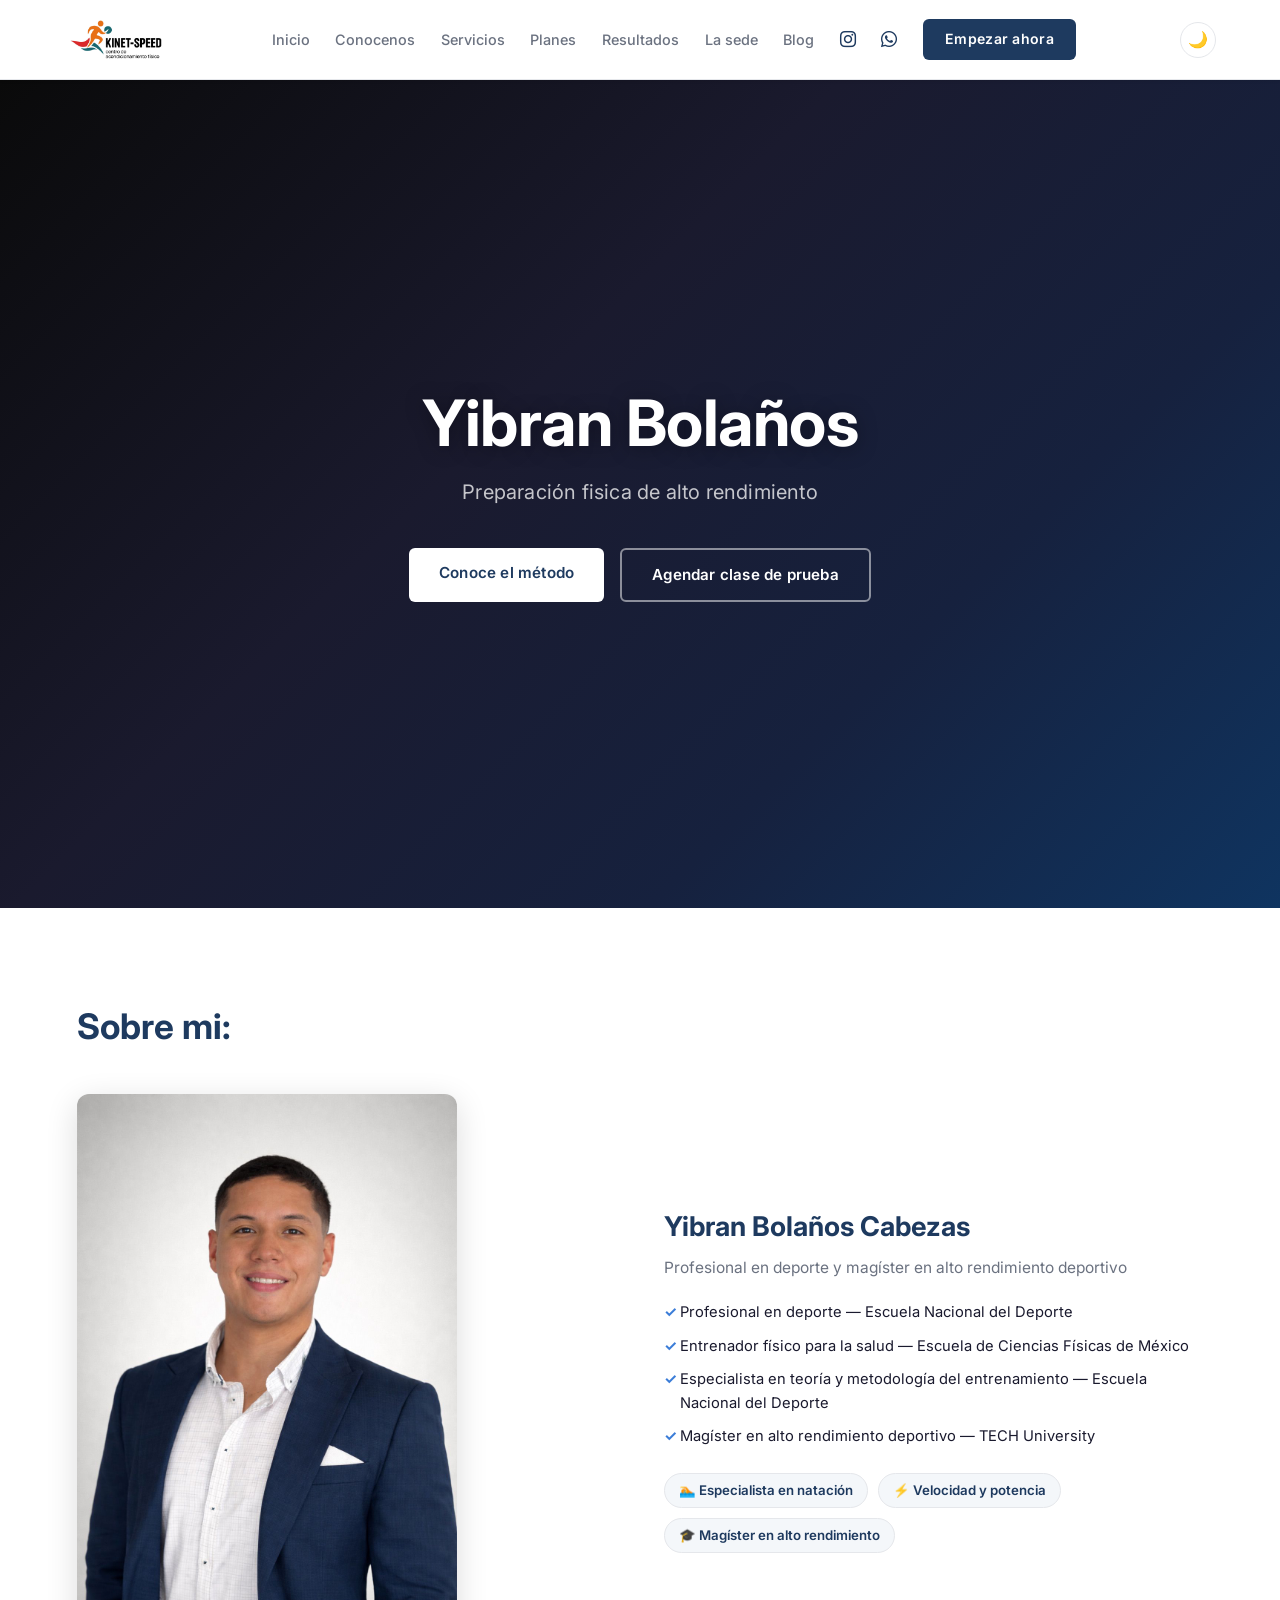
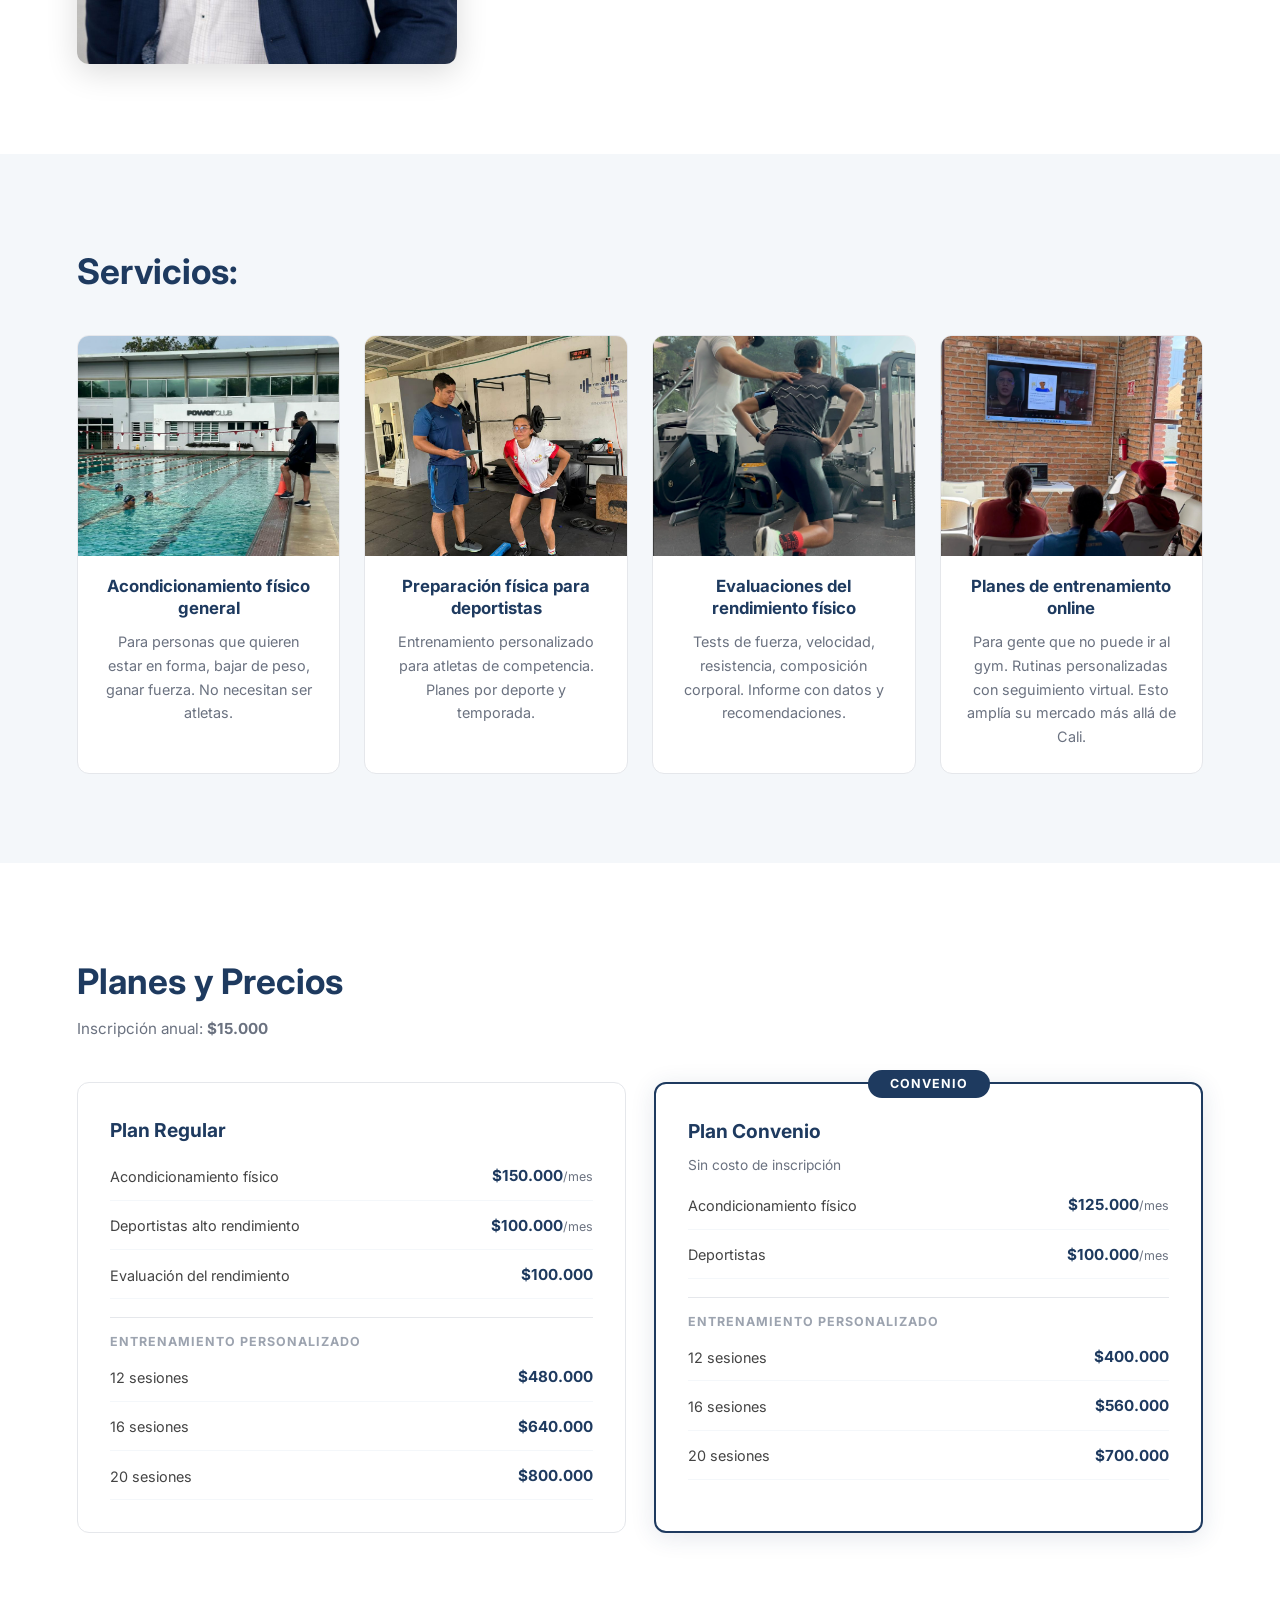
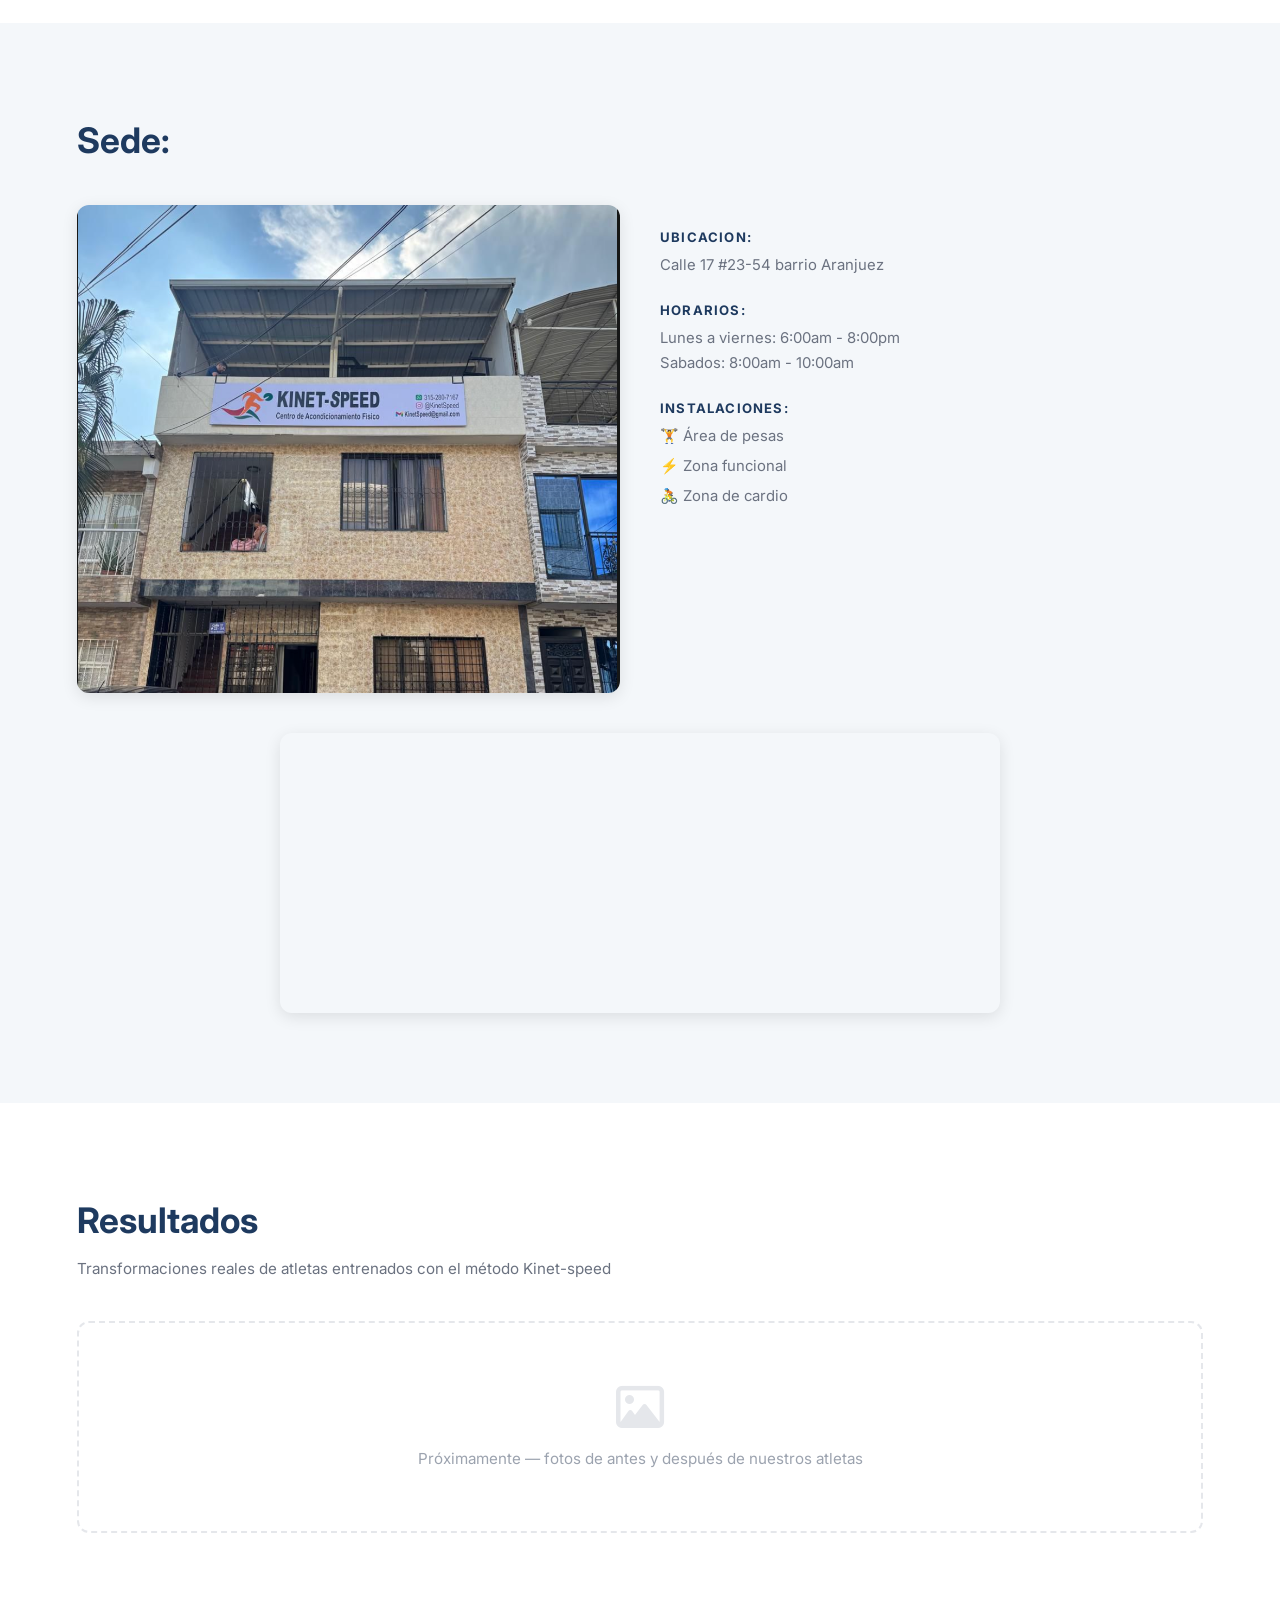
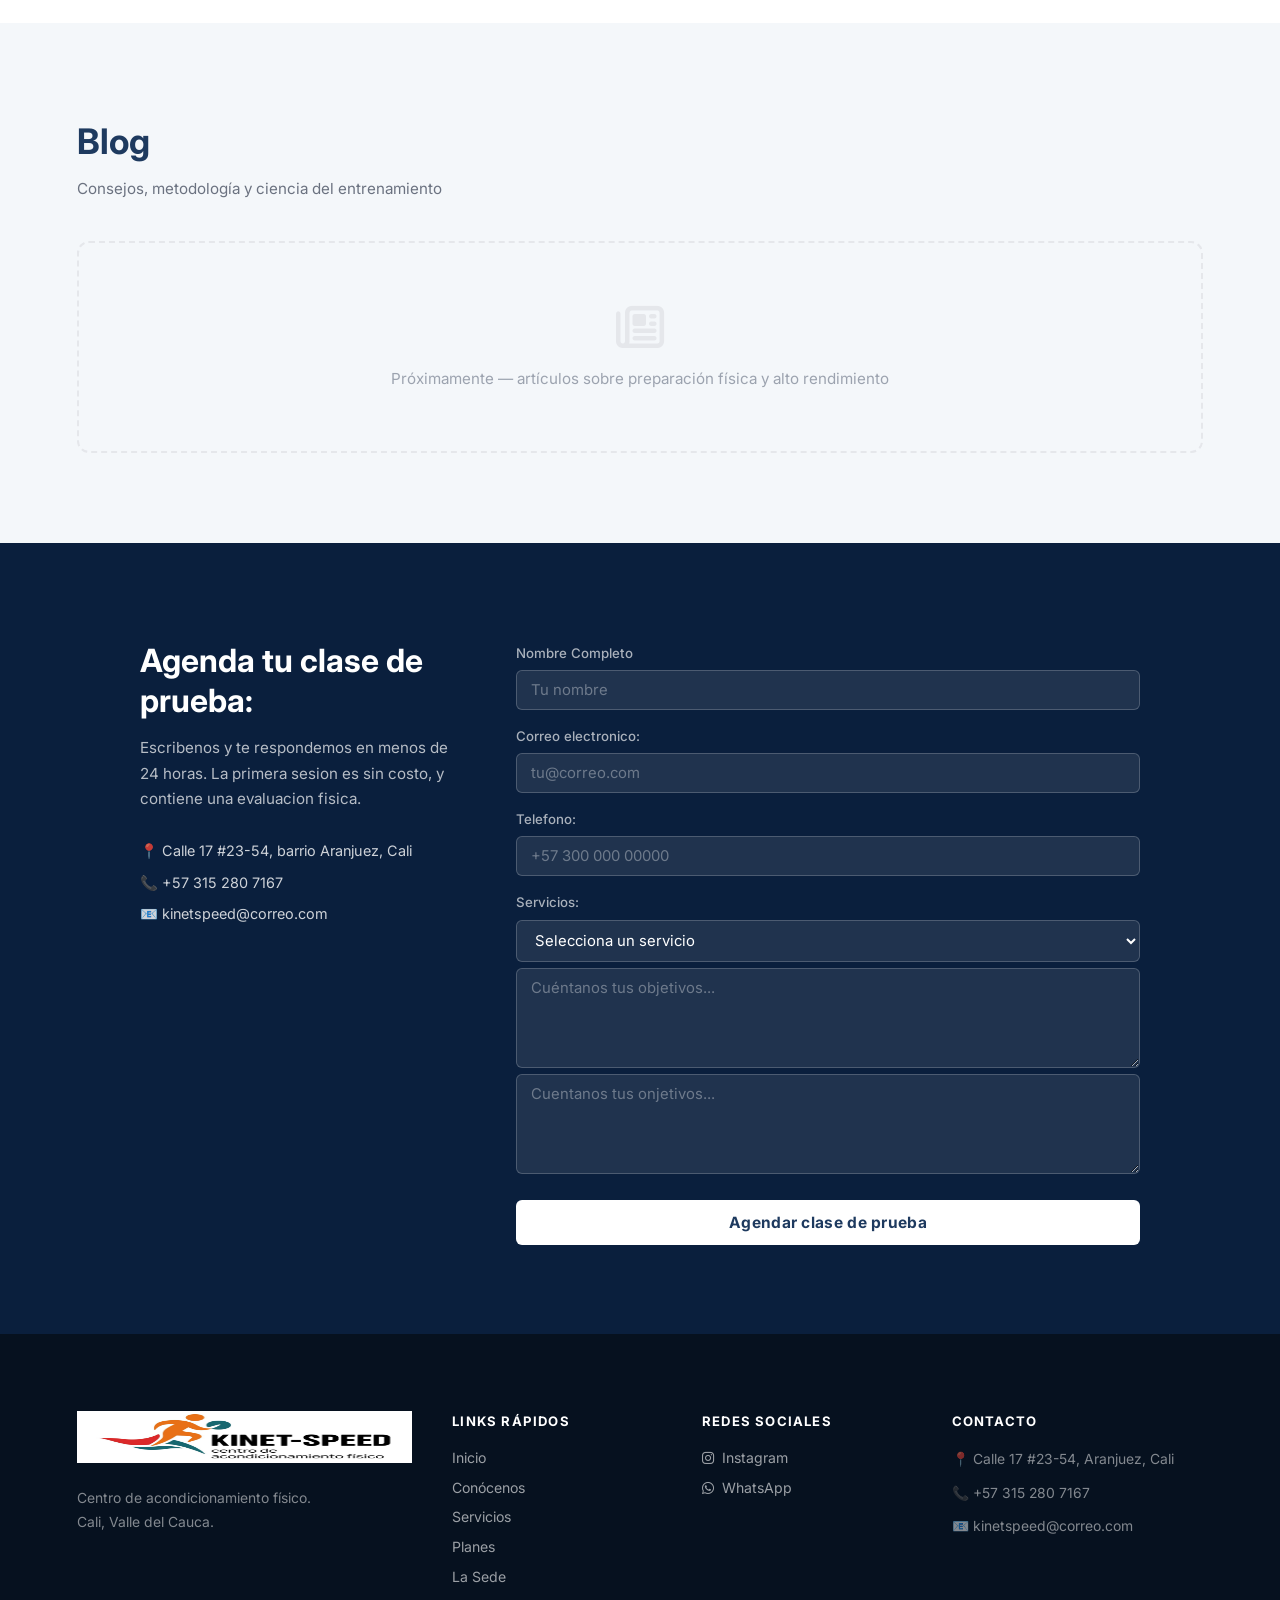
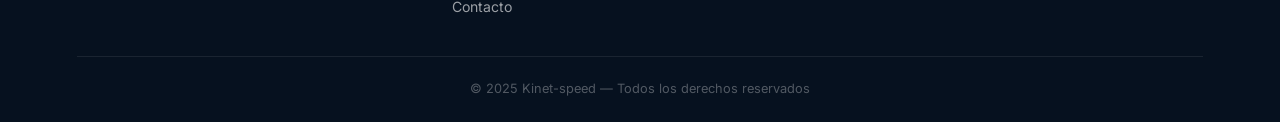
<file: index.html>
<!DOCTYPE html>
<html lang="es">
    <head>
        <meta charset="UTF-8"/>
        <meta name="viewport" content="width=device-width, initial-scale=1.0"/>
        <title>PaginaYibranGym</title>
        <link rel="stylesheet" href="cssYibran.css"/>
       <link rel="stylesheet" href="https://cdnjs.cloudflare.com/ajax/libs/font-awesome/6.5.0/css/all.min.css"/>
 
    </head>
    <body>
        <header>
            <a href="#inicio"><img src="logoKinet.png" alt="logo-kinet" class="logo"></a>
            <nav>
                <a href="#inicio">Inicio</a>
                <a href="#conocenos">Conocenos</a>
                <a href="#servicios">Servicios</a>
                <a href="#planes">Planes</a>
                <a href="#resultados">Resultados</a>
                <a href="#sede">La sede</a>
                <a href="#blog">Blog</a>
                <a href="https://www.instagram.com/yibran_b/" target="_blank" class="nav-social">
                    <i class="fa-brands fa-instagram"></i>
                </a>
                <a href="https://wa.me/573152807167" target="_blank" class="nav-social">
                    <i class="fa-brands fa-whatsapp"></i>
                </a>
                <a href="#contacto" class="btn-cta">Empezar ahora</a>
            </nav>
            <button id="btn-dark">🌙</button>
            <button id="menu-btn">☰</button>

        </header>
        <main>
            <section id="inicio">
                <div class="hero-contenido">
                    <h1>Yibran Bolaños</h1>
                    <p>Preparación fisica de alto rendimiento</p>

                    <div class="hero-botones">
                        <a href="#conocenos">Conoce el método</a>
                        <a href="#contacto">Agendar clase de prueba</a>
                    </div>
                </div>
            </section>

            <section id="conocenos">
                <h1>Sobre mi: </h1>
                <div class="contenedor-sbrmi">
                    <div class="tarjeta-sbrmi">
                        <img src="yibranPortf.jpeg" alt="Yibran Bolaños - Preparador físico">
                    </div>
                    <div class="tarjeta-sbrmi">
                        <h2>Yibran Bolaños Cabezas</h2>
                        <p>Profesional en deporte y magíster en alto rendimiento deportivo</p>
                        <ul>
                            <li>Profesional en deporte — Escuela Nacional del Deporte</li>
                            <li>Entrenador físico para la salud — Escuela de Ciencias Físicas de México</li>
                            <li>Especialista en teoría y metodología del entrenamiento — Escuela Nacional del Deporte</li>
                            <li>Magíster en alto rendimiento deportivo — TECH University</li>
                        </ul>
                        <div class="badges">
                            <span class="badge">🏊 Especialista en natación</span>
                            <span class="badge">⚡ Velocidad y potencia</span>
                            <span class="badge">🎓 Magíster en alto rendimiento</span>
                        </div>

                    </div>
                </div>
            </section>

            <section id="servicios">
                <h2>Servicios: </h2>
                <div class="cont-servicios">
                    <div class="tarj-servicios"> 
                        <img src="natacionPanama.png" alt="entrenamiento">
                        <h3>Acondicionamiento físico general </h3>
                        <p>Para personas que quieren estar en forma, bajar de peso, ganar fuerza. No necesitan ser atletas.</p>
                        <i class="fa-solid fa-dumbbell"></i>
                    </div>
                    <div class="tarj-servicios"> 
                        <img src="pruebaFisica.jpeg" alt="entrenamiento">
                        <h3>Preparación física para deportistas </h3>
                        <p>Entrenamiento personalizado para atletas de competencia. Planes por deporte y temporada.</p>
                        <i class="fa-solid fa-person-swimming"></i>
                    </div>
                    <div class="tarj-servicios"> 
                        <img src="pruebaFisica2.png" alt="prueba fisica">
                        <h3>Evaluaciones del rendimiento físico</h3>
                        <p>Tests de fuerza, velocidad, resistencia, composición corporal. Informe con datos y recomendaciones.</p>
                        <i class="fa-solid fa-bolt"></i>
                    </div>
                    <div class="tarj-servicios"> 
                        <img src="virtual.png" alt="Entrenamiento online personalizado">
                        <h3>Planes de entrenamiento online</h3>
                        <p>Para gente que no puede ir al gym. Rutinas personalizadas con seguimiento virtual. Esto amplía su mercado más allá de Cali.</p>
                        <i class="fa-solid fa-chart-line"></i>
                    </div>
                </div>
            </section>

            <section id="planes">
                <h2>Planes y Precios</h2>
                <p class="planes-subtitulo">Inscripción anual: <strong>$15.000</strong></p>

                <div class="planes-grid">
                    <div class="plan-col">
                        <h3>Plan Regular</h3>
                        <div class="plan-tarjeta">
                            <span class="plan-nombre">Acondicionamiento físico</span>
                            <span class="plan-precio">$150.000<small>/mes</small></span>
                        </div>
                        <div class="plan-tarjeta">
                            <span class="plan-nombre">Deportistas alto rendimiento</span>
                            <span class="plan-precio">$100.000<small>/mes</small></span>
                        </div>
                        <div class="plan-tarjeta">
                            <span class="plan-nombre">Evaluación del rendimiento</span>
                            <span class="plan-precio">$100.000</span>
                        </div>
                        <h4>Entrenamiento personalizado</h4>
                        <div class="plan-tarjeta">
                            <span class="plan-nombre">12 sesiones</span>
                            <span class="plan-precio">$480.000</span>
                        </div>
                        <div class="plan-tarjeta">
                            <span class="plan-nombre">16 sesiones</span>
                            <span class="plan-precio">$640.000</span>
                        </div>
                        <div class="plan-tarjeta">
                            <span class="plan-nombre">20 sesiones</span>
                            <span class="plan-precio">$800.000</span>
                        </div>
                    </div>

                    <div class="plan-col plan-col--destacado">
                        <div class="plan-badge-convenio">Convenio</div>
                        <h3>Plan Convenio</h3>
                        <p class="plan-desc">Sin costo de inscripción</p>
                        <div class="plan-tarjeta">
                            <span class="plan-nombre">Acondicionamiento físico</span>
                            <span class="plan-precio">$125.000<small>/mes</small></span>
                        </div>
                        <div class="plan-tarjeta">
                            <span class="plan-nombre">Deportistas</span>
                            <span class="plan-precio">$100.000<small>/mes</small></span>
                        </div>
                        <h4>Entrenamiento personalizado</h4>
                        <div class="plan-tarjeta">
                            <span class="plan-nombre">12 sesiones</span>
                            <span class="plan-precio">$400.000</span>
                        </div>
                        <div class="plan-tarjeta">
                            <span class="plan-nombre">16 sesiones</span>
                            <span class="plan-precio">$560.000</span>
                        </div>
                        <div class="plan-tarjeta">
                            <span class="plan-nombre">20 sesiones</span>
                            <span class="plan-precio">$700.000</span>
                        </div>
                    </div>
                </div>
            </section>
            <section id="sede">
                <h2>Sede: </h2>
                <div class="sede-cont">
                    <div class="sede-tarj">
                        <img src="sedeFoto.png" alt="foto-sede">
                    </div>
                    <div class="sede-tarj">
                        <h3>Ubicacion: </h3>
                        <p>Calle 17 #23-54 barrio Aranjuez</p>

                        <h3>Horarios: </h3>
                        <p>Lunes a viernes: 6:00am - 8:00pm</p>
                        <p>Sabados: 8:00am - 10:00am</p>

                        <h3>Instalaciones: </h3>
                        <ul>
                            <li>🏋️ Área de pesas</li>
                            <li>⚡ Zona funcional</li>
                            <li>🚴 Zona de cardio</li>
                        </ul>

                    </div>
                </div>
                <div class="sede-mapa">
                        <iframe 
                            src="https://www.google.com/maps/embed?pb=!1m18!1m12!1m3!1d3982.648826365183!2d-76.52611062487449!3d3.4353451513263997!2m3!1f0!2f0!3f0!3m2!1i1024!2i768!4f13.1!3m3!1m2!1s0x8e30a6f2ee283ab5%3A0x8ec66214711efe06!2sCl.%2017%20%2323-54%2C%20Cali%2C%20Valle%20del%20Cauca!5e0!3m2!1sen!2sco!4v1777900261958!5m2!1sen!2sco"
                            width="100%"
                            height="350"
                            style="border:0;"
                            allowfullscreen
                            loading="lazy"
                            referrerpolicy="no-referrer-when-downgrade">
                        </iframe>
                    </div>
            </section>





            <section id="resultados">
                <h2>Resultados</h2>
                <p class="planes-subtitulo">Transformaciones reales de atletas entrenados con el método Kinet-speed</p>
                <div class="resultados-placeholder">
                    <i class="fa-regular fa-image"></i>
                    <p>Próximamente — fotos de antes y después de nuestros atletas</p>
                </div>
            </section>

            <section id="blog">
                <h2>Blog</h2>
                <p class="planes-subtitulo">Consejos, metodología y ciencia del entrenamiento</p>
                <div class="resultados-placeholder">
                    <i class="fa-regular fa-newspaper"></i>
                    <p>Próximamente — artículos sobre preparación física y alto rendimiento</p>
                </div>
            </section>

            <section id="contacto">
                <div class="contacto-cont">
                    <div class="contacto-info">
                        <h2>Agenda tu clase de prueba: </h2>
                        <p>Escribenos y te respondemos en menos de 24 horas. 
                            La primera sesion es sin costo, y contiene una evaluacion fisica.
                        </p>
                        <ul class="contacto-datos">
                            <li>📍 Calle 17 #23-54, barrio Aranjuez, Cali</li>
                            <li>📞 +57 315 280 7167</li>
                            <li>📧 kinetspeed@correo.com</li>
                        </ul>
                    </div>

                    <form class="contacto-form">
                        <label for="c-nombre">Nombre Completo</label>
                        <input type="text" id="c-nombre"  name="nombre" placeholder="Tu nombre" required>

                        <label for="c-correo">Correo electronico: </label>
                        <input type="email" id="c-correo" name="correo" placeholder="tu@correo.com" required>

                        <label for="c-tel">Telefono: </label>
                        <input type="tel" id="c-tel" name="telefono" placeholder="+57 300 000 00000">
                        
                        <label for="c-servicio">Servicios: </label>
                        <select id="c-servicio" name="servicio">
                            <option value="">Selecciona un servicio</option>
                            <option value="acondicionamiento">Acondicionamiento fisico</option>
                            <option value="deportista">Preparacion para deportistas</option>
                            <option value="evaluacion">Evaluacion fisica</option>
                            <option value="online">Entrenamiento online</option>
                        </select>

                        <textarea id="c-mensaje" name="mensaje" rows="4" placeholder="Cuéntanos tus objetivos..."></textarea>
                        <textarea id="c-mensaje" name="mensaje" rows="4" placeholder="Cuentanos tus onjetivos..."></textarea>

                        <button type="submit">Agendar clase de prueba</button>
                    </form>
                </div>
            </section>
        </main>

        <footer>
            <div class="footer-cont">
                <div class="footer-col">
                    <img src="logoKinet.png" alt="Kinet-speed" class="footer-logo">
                    <p>Centro de acondicionamiento físico.<br>Cali, Valle del Cauca.</p>
                </div>

                <div class="footer-col">
                    <h4>Links rápidos</h4>
                    <a href="#inicio">Inicio</a>
                    <a href="#conocenos">Conócenos</a>
                    <a href="#servicios">Servicios</a>
                    <a href="#planes">Planes</a>
                    <a href="#sede">La Sede</a>
                    <a href="#contacto">Contacto</a>
                </div>

                <div class="footer-col">
                    <h4>Redes sociales</h4>
                    <a href="https://www.instagram.com/yibran_b/" target="_blank">
                        <i class="fa-brands fa-instagram"></i> Instagram
                    </a>
                    <a href="https://wa.me/573152807167" target="_blank">
                        <i class="fa-brands fa-whatsapp"></i> WhatsApp
                    </a>
                </div>

                <div class="footer-col">
                    <h4>Contacto</h4>
                    <p>📍 Calle 17 #23-54, Aranjuez, Cali</p>
                    <p>📞 +57 315 280 7167</p>
                    <p>📧 kinetspeed@correo.com</p>
                </div>
            </div>
            <div class="footer-copy">
                <p>© 2025 Kinet-speed — Todos los derechos reservados</p>
            </div>
        </footer>
        <script src="yibranJs.js"></script>
    </body>
</html>
</file>
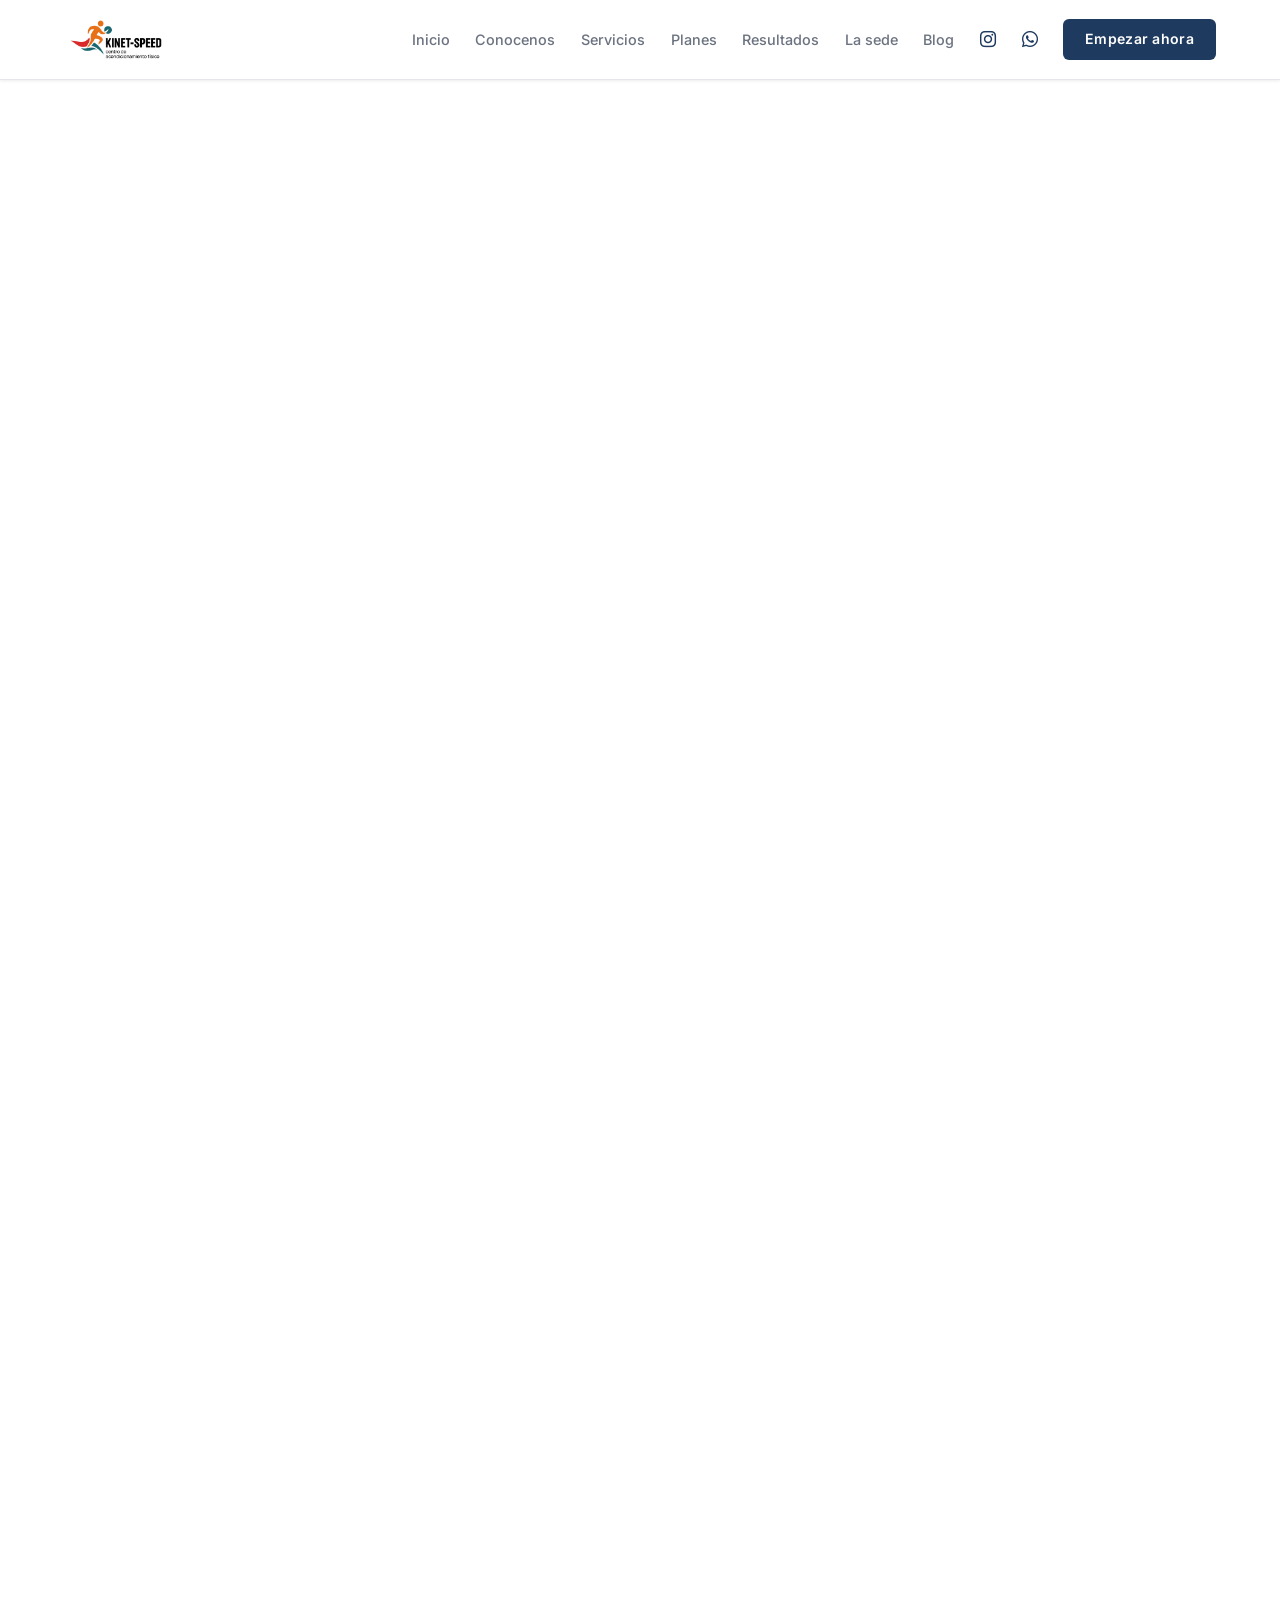
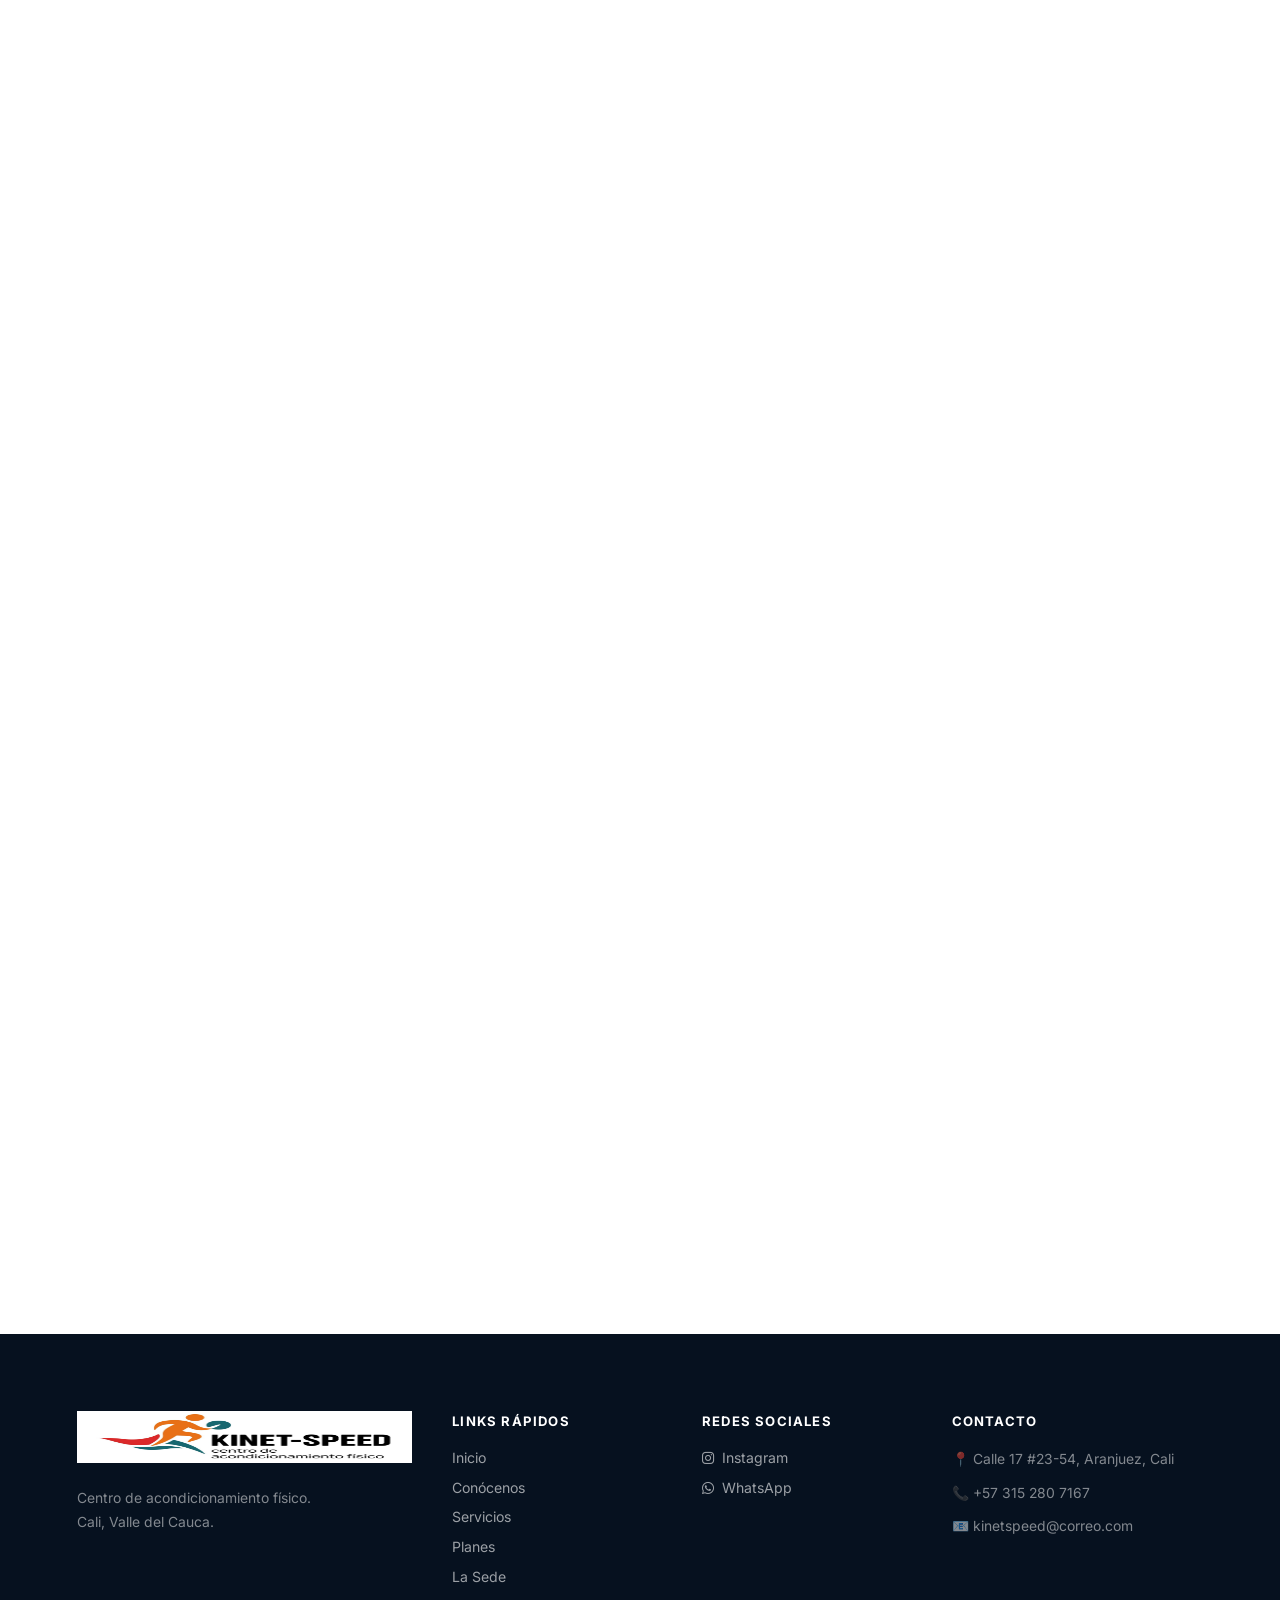
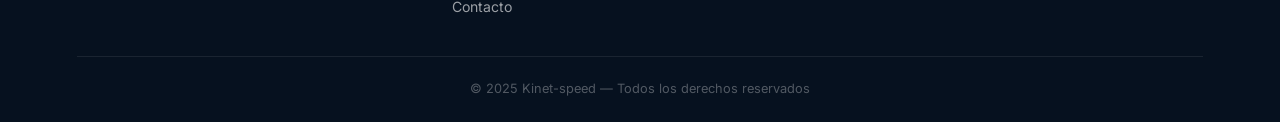
<file: yibran.html>
<!DOCTYPE html>
<html lang="es">
    <head>
        <meta charset="UTF-8"/>
        <meta name="viewport" content="width=device-width, initial-scale=1.0"/>
        <title>PaginaYibranGym</title>
        <link rel="stylesheet" href="cssYibran.css"/>
       <link rel="stylesheet" href="https://cdnjs.cloudflare.com/ajax/libs/font-awesome/6.5.0/css/all.min.css"/>
 
    </head>
    <body>
        <header>
            <a href="#inicio"><img src="logoKinet.png" alt="logo-kinet" class="logo"></a>
            <nav>
                <a href="#inicio">Inicio</a>
                <a href="#conocenos">Conocenos</a>
                <a href="#servicios">Servicios</a>
                <a href="#planes">Planes</a>
                <a href="#resultados">Resultados</a>
                <a href="#sede">La sede</a>
                <a href="#blog">Blog</a>
                <a href="https://www.instagram.com/yibran_b/" target="_blank" class="nav-social">
                    <i class="fa-brands fa-instagram"></i>
                </a>
                <a href="https://wa.me/573152807167" target="_blank" class="nav-social">
                    <i class="fa-brands fa-whatsapp"></i>
                </a>
                <a href="#contacto" class="btn-cta">Empezar ahora</a>
            </nav>
        </header>
        <main>
            <section id="inicio">
                <div class="hero-contenido">
                    <h1>Yibran Bolaños</h1>
                    <p>Preparación fisica de alto rendimiento</p>

                    <div class="hero-botones">
                        <a href="#conocenos">Conoce el método</a>
                        <a href="#contacto">Agendar clase de prueba</a>
                    </div>
                </div>
            </section>

            <section id="conocenos">
                <h1>Sobre mi: </h1>
                <div class="contenedor-sbrmi">
                    <div class="tarjeta-sbrmi">
                        <img src="yibranPortf.jpeg" alt="Yibran Bolaños - Preparador físico">
                    </div>
                    <div class="tarjeta-sbrmi">
                        <h2>Yibran Bolaños Cabezas</h2>
                        <p>Profesional en deporte y magíster en alto rendimiento deportivo</p>
                        <ul>
                            <li>Profesional en deporte — Escuela Nacional del Deporte</li>
                            <li>Entrenador físico para la salud — Escuela de Ciencias Físicas de México</li>
                            <li>Especialista en teoría y metodología del entrenamiento — Escuela Nacional del Deporte</li>
                            <li>Magíster en alto rendimiento deportivo — TECH University</li>
                        </ul>
                        <div class="badges">
                            <span class="badge">🏊 Especialista en natación</span>
                            <span class="badge">⚡ Velocidad y potencia</span>
                            <span class="badge">🎓 Magíster en alto rendimiento</span>
                        </div>

                    </div>
                </div>
            </section>

            <section id="servicios">
                <h2>Servicios: </h2>
                <div class="cont-servicios">
                    <div class="tarj-servicios"> 
                        <img src="natacionPanama.png" alt="entrenamiento">
                        <h3>Acondicionamiento físico general </h3>
                        <p>Para personas que quieren estar en forma, bajar de peso, ganar fuerza. No necesitan ser atletas.</p>
                        <i class="fa-solid fa-dumbbell"></i>
                    </div>
                    <div class="tarj-servicios"> 
                        <img src="pruebaFisica.jpeg" alt="entrenamiento">
                        <h3>Preparación física para deportistas </h3>
                        <p>Entrenamiento personalizado para atletas de competencia. Planes por deporte y temporada.</p>
                        <i class="fa-solid fa-person-swimming"></i>
                    </div>
                    <div class="tarj-servicios"> 
                        <img src="pruebaFisica2.png" alt="prueba fisica">
                        <h3>Evaluaciones del rendimiento físico</h3>
                        <p>Tests de fuerza, velocidad, resistencia, composición corporal. Informe con datos y recomendaciones.</p>
                        <i class="fa-solid fa-bolt"></i>
                    </div>
                    <div class="tarj-servicios"> 
                        <img src="virtual.png" alt="Entrenamiento online personalizado">
                        <h3>Planes de entrenamiento online</h3>
                        <p>Para gente que no puede ir al gym. Rutinas personalizadas con seguimiento virtual. Esto amplía su mercado más allá de Cali.</p>
                        <i class="fa-solid fa-chart-line"></i>
                    </div>
                </div>
            </section>

            <section id="planes">
                <h2>Planes y Precios</h2>
                <p class="planes-subtitulo">Inscripción anual: <strong>$15.000</strong></p>

                <div class="planes-grid">
                    <div class="plan-col">
                        <h3>Plan Regular</h3>
                        <div class="plan-tarjeta">
                            <span class="plan-nombre">Acondicionamiento físico</span>
                            <span class="plan-precio">$150.000<small>/mes</small></span>
                        </div>
                        <div class="plan-tarjeta">
                            <span class="plan-nombre">Deportistas alto rendimiento</span>
                            <span class="plan-precio">$100.000<small>/mes</small></span>
                        </div>
                        <div class="plan-tarjeta">
                            <span class="plan-nombre">Evaluación del rendimiento</span>
                            <span class="plan-precio">$100.000</span>
                        </div>
                        <h4>Entrenamiento personalizado</h4>
                        <div class="plan-tarjeta">
                            <span class="plan-nombre">12 sesiones</span>
                            <span class="plan-precio">$480.000</span>
                        </div>
                        <div class="plan-tarjeta">
                            <span class="plan-nombre">16 sesiones</span>
                            <span class="plan-precio">$640.000</span>
                        </div>
                        <div class="plan-tarjeta">
                            <span class="plan-nombre">20 sesiones</span>
                            <span class="plan-precio">$800.000</span>
                        </div>
                    </div>

                    <div class="plan-col plan-col--destacado">
                        <div class="plan-badge-convenio">Convenio</div>
                        <h3>Plan Convenio</h3>
                        <p class="plan-desc">Sin costo de inscripción</p>
                        <div class="plan-tarjeta">
                            <span class="plan-nombre">Acondicionamiento físico</span>
                            <span class="plan-precio">$125.000<small>/mes</small></span>
                        </div>
                        <div class="plan-tarjeta">
                            <span class="plan-nombre">Deportistas</span>
                            <span class="plan-precio">$100.000<small>/mes</small></span>
                        </div>
                        <h4>Entrenamiento personalizado</h4>
                        <div class="plan-tarjeta">
                            <span class="plan-nombre">12 sesiones</span>
                            <span class="plan-precio">$400.000</span>
                        </div>
                        <div class="plan-tarjeta">
                            <span class="plan-nombre">16 sesiones</span>
                            <span class="plan-precio">$560.000</span>
                        </div>
                        <div class="plan-tarjeta">
                            <span class="plan-nombre">20 sesiones</span>
                            <span class="plan-precio">$700.000</span>
                        </div>
                    </div>
                </div>
            </section>
            <section id="sede">
                <h2>Sede: </h2>
                <div class="sede-cont">
                    <div class="sede-tarj">
                        <img src="sedeFoto.png" alt="foto-sede">
                    </div>
                    <div class="sede-tarj">
                        <h3>Ubicacion: </h3>
                        <p>Calle 17 #23-54 barrio Aranjuez</p>

                        <h3>Horarios: </h3>
                        <p>Lunes a viernes: 6:00am - 8:00pm</p>
                        <p>Sabados: 8:00am - 10:00am</p>

                        <h3>Instalaciones: </h3>
                        <ul>
                            <li>🏋️ Área de pesas</li>
                            <li>⚡ Zona funcional</li>
                            <li>🚴 Zona de cardio</li>
                        </ul>

                    </div>
                </div>
                <div class="sede-mapa">
                        <iframe 
                            src="https://www.google.com/maps/embed?pb=!1m18!1m12!1m3!1d3982.648826365183!2d-76.52611062487449!3d3.4353451513263997!2m3!1f0!2f0!3f0!3m2!1i1024!2i768!4f13.1!3m3!1m2!1s0x8e30a6f2ee283ab5%3A0x8ec66214711efe06!2sCl.%2017%20%2323-54%2C%20Cali%2C%20Valle%20del%20Cauca!5e0!3m2!1sen!2sco!4v1777900261958!5m2!1sen!2sco"
                            width="100%"
                            height="350"
                            style="border:0;"
                            allowfullscreen
                            loading="lazy"
                            referrerpolicy="no-referrer-when-downgrade">
                        </iframe>
                    </div>
            </section>





            <section id="resultados">
                <h2>Resultados</h2>
                <p class="planes-subtitulo">Transformaciones reales de atletas entrenados con el método Kinet-speed</p>
                <div class="resultados-placeholder">
                    <i class="fa-regular fa-image"></i>
                    <p>Próximamente — fotos de antes y después de nuestros atletas</p>
                </div>
            </section>

            <section id="blog">
                <h2>Blog</h2>
                <p class="planes-subtitulo">Consejos, metodología y ciencia del entrenamiento</p>
                <div class="resultados-placeholder">
                    <i class="fa-regular fa-newspaper"></i>
                    <p>Próximamente — artículos sobre preparación física y alto rendimiento</p>
                </div>
            </section>

            <section id="contacto">
                <div class="contacto-cont">
                    <div class="contacto-info">
                        <h2>Agenda tu clase de prueba: </h2>
                        <p>Escribenos y te respondemos en menos de 24 horas. 
                            La primera sesion es sin costo, y contiene una evaluacion fisica.
                        </p>
                        <ul class="contacto-datos">
                            <li>📍 Calle 17 #23-54, barrio Aranjuez, Cali</li>
                            <li>📞 +57 300 000 0000</li>
                            <li>📧 kinetspeed@correo.com</li>
                        </ul>
                    </div>

                    <form class="contacto-form">
                        <label for="c-nombre">Nombre Completo</label>
                        <input type="text" id="c-nombre"  name="nombre" placeholder="Tu nombre" required>

                        <label for="c-correo">Correo electronico: </label>
                        <input type="email" id="c-correo" name="correo" placeholder="tu@correo.com" required>

                        <label for="c-tel">Telefono: </label>
                        <input type="tel" id="c-tel" name="telefono" placeholder="+57 300 000 00000">
                        
                        <label for="c-servicio">Servicios: </label>
                        <select id="c-servicio" name="servicio">
                            <option value="">Selecciona un servicio</option>
                            <option value="acondicionamiento">Acondicionamiento fisico</option>
                            <option value="deportista">Preparacion para deportistas</option>
                            <option value="evaluacion">Evaluacion fisica</option>
                            <option value="online">Entrenamiento online</option>
                        </select>

                        <textarea id="c-mensaje" name="mensaje" rows="4" placeholder="Cuéntanos tus objetivos..."></textarea>
                        <textarea id="c-mensaje" name="mensaje" rows="4" placeholder="Cuentanos tus onjetivos..."></textarea>

                        <button type="submit">Agendar clase de prueba</button>
                    </form>
                </div>
            </section>
        </main>

        <footer>
            <div class="footer-cont">
                <div class="footer-col">
                    <img src="logoKinet.png" alt="Kinet-speed" class="footer-logo">
                    <p>Centro de acondicionamiento físico.<br>Cali, Valle del Cauca.</p>
                </div>

                <div class="footer-col">
                    <h4>Links rápidos</h4>
                    <a href="#inicio">Inicio</a>
                    <a href="#conocenos">Conócenos</a>
                    <a href="#servicios">Servicios</a>
                    <a href="#planes">Planes</a>
                    <a href="#sede">La Sede</a>
                    <a href="#contacto">Contacto</a>
                </div>

                <div class="footer-col">
                    <h4>Redes sociales</h4>
                    <a href="https://www.instagram.com/yibran_b/" target="_blank">
                        <i class="fa-brands fa-instagram"></i> Instagram
                    </a>
                    <a href="https://wa.me/573152807167" target="_blank">
                        <i class="fa-brands fa-whatsapp"></i> WhatsApp
                    </a>
                </div>

                <div class="footer-col">
                    <h4>Contacto</h4>
                    <p>📍 Calle 17 #23-54, Aranjuez, Cali</p>
                    <p>📞 +57 315 280 7167</p>
                    <p>📧 kinetspeed@correo.com</p>
                </div>
            </div>
            <div class="footer-copy">
                <p>© 2025 Kinet-speed — Todos los derechos reservados</p>
            </div>
        </footer>
    </body>
</html>
</file>
<file: cssYibran.css>
@import url('https://fonts.googleapis.com/css2?family=Inter:wght@400;500;600;700&display=swap');

/* ===== VARIABLES ===== */
:root {
    --color-primary:       #1e3a5f;
    --color-primary-hover: #2a5080;
    --color-primary-dark:  #0a1f3d;
    --color-accent:        #3b7dd8;

    --color-bg:            #ffffff;
    --color-bg-alt:        #f4f7fa;
    --color-bg-dark:       #0a1f3d;

    --color-text:          #1a1a2e;
    --color-text-light:    #6b7280;
    --color-text-muted:    #9ca3af;

    --color-border:        #e5e7eb;
    --color-border-dark:   rgba(255,255,255,0.1);

    --shadow-sm:           0 1px 3px rgba(0,0,0,0.08);
    --shadow-md:           0 4px 16px rgba(0,0,0,0.10);
    --shadow-lg:           0 8px 32px rgba(0,0,0,0.14);

    --radius-sm:           6px;
    --radius-md:           12px;
    --radius-lg:           20px;

    --transition:          0.3s ease;

    --section-pad:         clamp(3rem, 7vw, 6rem) clamp(1.5rem, 6vw, 5rem);
    --header-h:            80px;
}

/* ===== RESET ===== */
*, *::before, *::after {
    padding: 0;
    margin: 0;
    box-sizing: border-box;
}

html {
    scroll-behavior: smooth;
    scroll-padding-top: var(--header-h);
}

body {
    font-family: 'Inter', sans-serif;
    color: var(--color-text);
    background-color: var(--color-bg);
    line-height: 1.6;
    -webkit-font-smoothing: antialiased;
}

img {
    display: block;
    max-width: 100%;
    height: auto;
}

a {
    text-decoration: none;
}

/* ===== HEADER ===== */
header {
    position: sticky;
    top: 0;
    z-index: 100;
    height: var(--header-h);
    display: flex;
    align-items: center;
    justify-content: space-between;
    padding: 0 clamp(1.5rem, 5vw, 4rem);
    background-color: var(--color-bg);
    border-bottom: 1px solid var(--color-border);
    box-shadow: var(--shadow-sm);
    transition: box-shadow var(--transition);
}

.logo {
    height: 44px;
    width: auto;
}

nav {
    display: flex;
    align-items: center;
    gap: clamp(12px, 2vw, 28px);
}

nav a {
    color: var(--color-text-light);
    font-size: 0.9rem;
    font-weight: 500;
    transition: color var(--transition);
    white-space: nowrap;
}

nav a:hover {
    color: var(--color-primary);
}

.nav-social {
    color: var(--color-primary);
    font-size: 1.15rem;
    transition: color var(--transition), transform var(--transition);
    line-height: 1;
}

.nav-social:hover {
    color: var(--color-accent);
    transform: scale(1.2);
}

.btn-cta {
    background-color: var(--color-primary);
    color: white !important;
    padding: 9px 22px;
    border-radius: var(--radius-sm);
    font-weight: 600;
    font-size: 0.88rem;
    letter-spacing: 0.3px;
    transition: background-color var(--transition), transform var(--transition), box-shadow var(--transition);
    white-space: nowrap;
}

.btn-cta:hover {
    background-color: var(--color-primary-hover);
    transform: translateY(-1px);
    box-shadow: 0 4px 14px rgba(30,58,95,0.3);
}

/* ===== HERO ===== */
#inicio {
    position: relative;
    min-height: 92vh;
    background-color: var(--color-primary-dark);
    overflow: hidden;
    display: flex;
    align-items: center;
    justify-content: center;
}

#inicio::before {
    content: '';
    position: absolute;
    inset: 0;
    background: linear-gradient(135deg, #0a0a0a 0%, #1a1a2e 40%, #16213e 70%, #0f3460 100%);
    z-index: 1;
}

#inicio::after {
    content: '';
    position: absolute;
    top: 50%;
    left: 50%;
    transform: translate(-50%, -50%) scale(0.75);
    width: 700px;
    height: 700px;
    background: radial-gradient(circle, rgba(59,125,216,0.25) 0%, transparent 70%);
    z-index: 2;
    opacity: 0;
    transition: opacity 0.6s ease, transform 0.6s ease;
}

#inicio:hover::after {
    opacity: 1;
    transform: translate(-50%, -50%) scale(1);
}

.hero-contenido {
    position: relative;
    z-index: 3;
    text-align: center;
    color: white;
    padding: 0 clamp(1.5rem, 6vw, 5rem);
    max-width: 780px;
}

.hero-contenido h1 {
    font-size: clamp(2.4rem, 6vw, 4rem);
    font-weight: 700;
    letter-spacing: -0.5px;
    margin-bottom: 16px;
    text-shadow: 0 2px 20px rgba(0,0,0,0.35);
    line-height: 1.15;
}

.hero-contenido p {
    font-size: clamp(1rem, 2.2vw, 1.25rem);
    color: rgba(255,255,255,0.75);
    margin-bottom: 40px;
    font-weight: 400;
    letter-spacing: 0.2px;
}

.hero-botones {
    display: flex;
    gap: 16px;
    justify-content: center;
    flex-wrap: wrap;
}

.hero-botones a {
    padding: 13px 30px;
    border-radius: var(--radius-sm);
    font-weight: 600;
    font-size: 0.95rem;
    letter-spacing: 0.2px;
    transition: transform var(--transition), box-shadow var(--transition), background-color var(--transition);
}

.hero-botones a:first-child {
    background-color: white;
    color: var(--color-primary);
}

.hero-botones a:first-child:hover {
    background-color: #f0f4ff;
    transform: translateY(-2px);
    box-shadow: 0 8px 24px rgba(0,0,0,0.25);
}

.hero-botones a:last-child {
    background-color: transparent;
    color: white;
    border: 2px solid rgba(255,255,255,0.5);
}

.hero-botones a:last-child:hover {
    background-color: rgba(255,255,255,0.08);
    border-color: white;
    transform: translateY(-2px);
    box-shadow: 0 8px 24px rgba(0,0,0,0.25);
}

/* ===== CONOCENOS ===== */
#conocenos {
    padding: var(--section-pad);
    background-color: var(--color-bg);
}

#conocenos > h1 {
    font-size: clamp(1.6rem, 3.5vw, 2.2rem);
    color: var(--color-primary);
    margin-bottom: 40px;
    font-weight: 700;
}

.contenedor-sbrmi {
    display: flex;
    flex-direction: row;
    gap: 48px;
    align-items: center;
}

.tarjeta-sbrmi {
    flex: 1;
}

.tarjeta-sbrmi img {
    width: 100%;
    max-width: 380px;
    height: auto;
    border-radius: var(--radius-md);
    object-fit: cover;
    box-shadow: var(--shadow-lg);
}

.tarjeta-sbrmi h2 {
    font-size: clamp(1.3rem, 2.5vw, 1.7rem);
    color: var(--color-primary);
    margin-bottom: 8px;
    font-weight: 700;
}

.tarjeta-sbrmi > p {
    color: var(--color-text-light);
    font-size: 0.97rem;
    margin-bottom: 20px;
}

.tarjeta-sbrmi ul {
    list-style: none;
    display: flex;
    flex-direction: column;
    gap: 10px;
    margin-bottom: 24px;
}

.tarjeta-sbrmi ul li {
    color: var(--color-text);
    font-size: 0.92rem;
    padding-left: 16px;
    position: relative;
}

.tarjeta-sbrmi ul li::before {
    content: '✓';
    position: absolute;
    left: 0;
    color: var(--color-accent);
    font-weight: 700;
}

.badges {
    display: flex;
    flex-wrap: wrap;
    gap: 10px;
    margin-top: 4px;
}

.badge {
    background-color: var(--color-bg-alt);
    color: var(--color-primary);
    border: 1px solid var(--color-border);
    padding: 6px 14px;
    border-radius: var(--radius-lg);
    font-size: 0.83rem;
    font-weight: 600;
}

/* ===== SERVICIOS ===== */
#servicios {
    padding: var(--section-pad);
    background-color: var(--color-bg-alt);
}

#servicios > h2 {
    font-size: clamp(1.6rem, 3.5vw, 2.2rem);
    color: var(--color-primary);
    margin-bottom: 36px;
    font-weight: 700;
}

.cont-servicios {
    display: grid;
    grid-template-columns: repeat(auto-fit, minmax(260px, 1fr));
    gap: 24px;
}

.tarj-servicios {
    background: var(--color-bg);
    border: 1px solid var(--color-border);
    border-radius: var(--radius-md);
    padding: 0;
    display: flex;
    flex-direction: column;
    align-items: center;
    text-align: center;
    overflow: hidden;
    transition: transform var(--transition), box-shadow var(--transition);
}

.tarj-servicios:hover {
    transform: translateY(-5px);
    box-shadow: var(--shadow-lg);
}

.tarj-servicios:hover img {
    transform: scale(1.05);
}

.tarj-servicios img {
    width: 100%;
    height: 220px;
    object-fit: cover;
    object-position: center;
    display: block;
    transition: transform 0.4s ease;
}

.tarj-servicios h3,
.tarj-servicios p,
.tarj-servicios i {
    padding-left: 24px;
    padding-right: 24px;
}

.tarj-servicios h3 {
    padding-top: 20px;
}

.tarj-servicios p {
    padding-bottom: 24px;
}

.tarj-servicios i {
    font-size: 2rem;
    color: var(--color-accent);
    margin-bottom: 14px;
    display: none;
}

.tarj-servicios h3 {
    font-size: 1.05rem;
    font-weight: 700;
    color: var(--color-primary);
    margin-bottom: 10px;
    line-height: 1.3;
}

.tarj-servicios p {
    font-size: 0.9rem;
    color: var(--color-text-light);
    line-height: 1.65;
    flex: 1;
}

/* ===== PLANES ===== */
#planes {
    padding: var(--section-pad);
    background-color: var(--color-bg);
}

#planes h2 {
    font-size: clamp(1.6rem, 3.5vw, 2.2rem);
    color: var(--color-primary);
    margin-bottom: 8px;
    font-weight: 700;
}

.planes-subtitulo {
    color: var(--color-text-light);
    margin-bottom: 40px;
    font-size: 0.95rem;
}

.planes-grid {
    display: grid;
    grid-template-columns: 1fr 1fr;
    gap: 28px;
}

.plan-col {
    background: var(--color-bg);
    border: 1px solid var(--color-border);
    border-radius: var(--radius-md);
    padding: 32px;
    display: flex;
    flex-direction: column;
    gap: 2px;
    position: relative;
    transition: box-shadow var(--transition);
}

.plan-col:hover {
    box-shadow: var(--shadow-md);
}

.plan-col--destacado {
    border-color: var(--color-primary);
    border-width: 2px;
    box-shadow: 0 4px 24px rgba(30,58,95,0.12);
}

.plan-badge-convenio {
    position: absolute;
    top: -14px;
    left: 50%;
    transform: translateX(-50%);
    background-color: var(--color-primary);
    color: white;
    padding: 4px 22px;
    border-radius: var(--radius-lg);
    font-size: 0.78rem;
    font-weight: 700;
    letter-spacing: 1px;
    text-transform: uppercase;
    white-space: nowrap;
}

.plan-col h3 {
    font-size: 1.2rem;
    color: var(--color-primary);
    font-weight: 700;
    margin-bottom: 6px;
}

.plan-col h4 {
    font-size: 0.78rem;
    text-transform: uppercase;
    letter-spacing: 1px;
    color: var(--color-text-muted);
    margin-top: 16px;
    padding-top: 14px;
    border-top: 1px solid var(--color-border);
}

.plan-desc {
    font-size: 0.86rem;
    color: var(--color-text-light);
    margin-bottom: 4px;
}

.plan-tarjeta {
    display: flex;
    justify-content: space-between;
    align-items: center;
    padding: 11px 0;
    border-bottom: 1px solid var(--color-bg-alt);
}

.plan-nombre {
    font-size: 0.9rem;
    color: #444;
}

.plan-precio {
    font-weight: 700;
    color: var(--color-primary);
    font-size: 0.95rem;
    white-space: nowrap;
}

.plan-precio small {
    font-weight: 400;
    color: var(--color-text-light);
    font-size: 0.78rem;
}

/* ===== SEDE ===== */
#sede {
    padding: var(--section-pad);
    background-color: var(--color-bg-alt);
}

#sede > h2 {
    font-size: clamp(1.6rem, 3.5vw, 2.2rem);
    margin-bottom: 36px;
    color: var(--color-primary);
    font-weight: 700;
}

.sede-cont {
    display: grid;
    grid-template-columns: 1fr 1fr;
    gap: 40px;
    margin-bottom: 40px;
    align-items: start;
}

.sede-tarj {
    padding: 0;
}

.sede-tarj img {
    width: 100%;
    height: auto;
    object-fit: contain;
    border-radius: var(--radius-md);
    box-shadow: var(--shadow-md);
}

.sede-tarj h3 {
    color: var(--color-primary);
    font-size: 0.82rem;
    text-transform: uppercase;
    letter-spacing: 1.2px;
    font-weight: 700;
    margin: 22px 0 6px;
}

.sede-tarj p {
    color: var(--color-text-light);
    font-size: 0.93rem;
    line-height: 1.6;
    margin-bottom: 2px;
}

.sede-tarj ul {
    list-style: none;
    display: flex;
    flex-direction: column;
    gap: 6px;
    margin-top: 6px;
}

.sede-tarj ul li {
    color: var(--color-text-light);
    font-size: 0.93rem;
}

.sede-mapa {
    width: clamp(300px, 65%, 720px);
    margin: 0 auto;
    border-radius: var(--radius-md);
    overflow: hidden;
    box-shadow: var(--shadow-md);
}

.sede-mapa iframe {
    display: block;
    width: 100%;
    height: 280px;
    border: 0;
}

/* ===== CONTACTO ===== */
#contacto {
    padding: var(--section-pad);
    background-color: var(--color-primary-dark);
}

.contacto-cont {
    display: flex;
    flex-direction: row;
    gap: 64px;
    align-items: flex-start;
    max-width: 1000px;
    margin: 0 auto;
}

.contacto-info {
    flex: 1;
    color: white;
    padding-top: 8px;
}

.contacto-info h2 {
    font-size: clamp(1.4rem, 3vw, 2rem);
    margin-bottom: 14px;
    font-weight: 700;
    line-height: 1.25;
}

.contacto-info p {
    color: rgba(255,255,255,0.7);
    line-height: 1.7;
    margin-bottom: 28px;
    font-size: 0.95rem;
}

.contacto-datos {
    list-style: none;
    display: flex;
    flex-direction: column;
    gap: 10px;
}

.contacto-datos li {
    color: rgba(255,255,255,0.8);
    font-size: 0.9rem;
    line-height: 1.5;
}

.contacto-form {
    flex: 2;
    display: flex;
    flex-direction: column;
    gap: 6px;
}

.contacto-form label {
    font-size: 0.83rem;
    color: rgba(255,255,255,0.65);
    margin-top: 10px;
    font-weight: 500;
}

.contacto-form input,
.contacto-form select,
.contacto-form textarea {
    background-color: rgba(255,255,255,0.09);
    color: white;
    border: 1px solid rgba(255,255,255,0.2);
    border-radius: var(--radius-sm);
    padding: 10px 14px;
    font-size: 0.93rem;
    font-family: 'Inter', sans-serif;
    transition: border-color var(--transition), background-color var(--transition);
    width: 100%;
}

.contacto-form input::placeholder,
.contacto-form textarea::placeholder {
    color: rgba(255,255,255,0.35);
}

.contacto-form input:focus,
.contacto-form select:focus,
.contacto-form textarea:focus {
    outline: none;
    border-color: rgba(255,255,255,0.6);
    background-color: rgba(255,255,255,0.12);
}

.contacto-form select option {
    background-color: var(--color-primary);
    color: white;
}

.contacto-form textarea {
    resize: vertical;
    min-height: 100px;
}

.contacto-form button {
    margin-top: 20px;
    padding: 13px;
    background-color: white;
    color: var(--color-primary);
    border: none;
    border-radius: var(--radius-sm);
    font-size: 0.97rem;
    font-weight: 700;
    font-family: 'Inter', sans-serif;
    cursor: pointer;
    transition: background-color var(--transition), transform var(--transition), box-shadow var(--transition);
    letter-spacing: 0.3px;
}

.contacto-form button:hover {
    background-color: #eef2ff;
    transform: translateY(-2px);
    box-shadow: 0 6px 20px rgba(0,0,0,0.25);
}

/* ===== FOOTER ===== */
footer {
    background-color: #06111f;
    color: rgba(255,255,255,0.65);
    padding: clamp(3rem, 6vw, 5rem) clamp(1.5rem, 6vw, 5rem) 0;
}

.footer-cont {
    display: grid;
    grid-template-columns: 1.6fr 1fr 1fr 1.2fr;
    gap: 40px;
    padding-bottom: 40px;
    border-bottom: 1px solid rgba(255,255,255,0.08);
}

.footer-logo {
    height: 52px;
    width: auto;
    margin-bottom: 14px;
}

.footer-col {
    display: flex;
    flex-direction: column;
    gap: 10px;
}

.footer-col p {
    font-size: 0.87rem;
    line-height: 1.7;
    color: rgba(255,255,255,0.5);
}

.footer-col h4 {
    color: white;
    font-size: 0.82rem;
    text-transform: uppercase;
    letter-spacing: 1.2px;
    margin-bottom: 6px;
    font-weight: 700;
}

.footer-col a {
    color: rgba(255,255,255,0.6);
    font-size: 0.88rem;
    transition: color var(--transition);
    display: flex;
    align-items: center;
    gap: 8px;
    line-height: 1.4;
}

.footer-col a:hover {
    color: white;
}

.footer-copy {
    text-align: center;
    padding: 22px 0;
    font-size: 0.8rem;
    color: rgba(255,255,255,0.3);
}

/* ===== RESPONSIVE ===== */
@media (max-width: 1024px) {
    .footer-cont {
        grid-template-columns: 1fr 1fr;
    }
}

/* ===== RESULTADOS / BLOG PLACEHOLDER ===== */
#resultados,
#blog {
    padding: var(--section-pad);
    background-color: var(--color-bg);
}

#resultados > h2,
#blog > h2 {
    font-size: clamp(1.6rem, 3.5vw, 2.2rem);
    color: var(--color-primary);
    margin-bottom: 8px;
    font-weight: 700;
}

#blog {
    background-color: var(--color-bg-alt);
}

.resultados-placeholder {
    margin-top: 40px;
    display: flex;
    flex-direction: column;
    align-items: center;
    gap: 16px;
    padding: 60px 20px;
    border: 2px dashed var(--color-border);
    border-radius: var(--radius-md);
    color: var(--color-text-muted);
    text-align: center;
}

.resultados-placeholder i {
    font-size: 3rem;
    color: var(--color-border);
}

.resultados-placeholder p {
    font-size: 0.95rem;
}

@media (max-width: 768px) {
    header {
        height: auto;
        flex-direction: column;
        align-items: flex-start;
        padding: 16px clamp(1rem, 4vw, 2rem);
        gap: 12px;
    }

    nav {
        display: none;
        width: 100%;
        flex-wrap: wrap;
        gap: 10px 16px;
    }

    nav.nav-abierta {
        display: flex;
        flex-direction: column;
    }

    nav a:not(.nav-social):not(.btn-cta) {
        font-size: 0.85rem;
    }

    .btn-cta {
        margin-left: auto;
    }

    .contenedor-sbrmi {
        flex-direction: column;
        gap: 28px;
    }

    .tarjeta-sbrmi img {
        max-width: 100%;
    }

    .planes-grid {
        grid-template-columns: 1fr;
    }

    .sede-cont {
        grid-template-columns: 1fr;
        gap: 28px;
    }

    .contacto-cont {
        flex-direction: column;
        gap: 32px;
    }

    .footer-cont {
        grid-template-columns: 1fr 1fr;
    }
}

@media (max-width: 480px) {
    header {
        padding: 0 1.2rem;
    }

    .footer-cont {
        grid-template-columns: 1fr;
    }

    .sede-mapa {
        width: 100%;
    }
}

#menu-btn { display: none; }

/* ===== SCROLL ANIMATIONS ===== */
section {
    opacity: 0;
    transform: translateY(30px);
    transition: opacity 0.6s ease, transform 0.6s ease;
}

section.visible {
    opacity: 1;
    transform: translateY(0);
}

/* ===== HEADER SCROLL ===== */
header {
    transition: padding 0.3s ease, box-shadow 0.3s ease;
}

header.scrolled {
    padding-top: 8px;
    padding-bottom: 8px;
    box-shadow: 0 2px 12px rgba(0, 0, 0, 0.15);
}

/* ===== DARK MODE ===== */
body.dark {
    background: #2b2b2b;
    color: #ffffff;

    /* Redefinir variables — todo el sitio se actualiza automáticamente */
    --color-primary:       #38bdf8;
    --color-primary-hover: #7dd3fc;
    --color-primary-dark:  #0ea5e9;
    --color-accent:        #22d3ee;
    --color-bg:            #2b2b2b;
    --color-bg-alt:        #252525;
    --color-text:          #ffffff;
    --color-text-light:    #cccccc;
    --color-border:        #404040;
}

body.dark header {
    background: #222222;
    border-bottom-color: #383838;
}

body.dark nav a {
    color: #ffffff;
}

body.dark section,
body.dark #inicio,
body.dark #conocenos,
body.dark #servicios,
body.dark #planes,
body.dark #sede,
body.dark #resultados,
body.dark #blog,
body.dark #contacto {
    background: #2b2b2b;
}

body.dark #conocenos,
body.dark #planes,
body.dark #sede,
body.dark #blog {
    background: #252525;
}

body.dark .tarj-servicios,
body.dark .plan-tarjeta,
body.dark .plan-col,
body.dark .contacto-form,
body.dark .contacto-cont {
    background: #333333;
    border-color: #404040;
}

body.dark footer {
    background: #1e1e1e;
    color: #cccccc;
}

body.dark h1,
body.dark h2,
body.dark h3,
body.dark h4 {
    color: #ffffff;
}

body.dark p,
body.dark li,
body.dark label {
    color: #dddddd;
}

body.dark input,
body.dark select,
body.dark textarea {
    background: #3a3a3a;
    color: #ffffff;
    border-color: #505050;
}

/* ===== BOTÓN DARK MODE ===== */
#btn-dark {
    background: none;
    border: 1.5px solid var(--color-border);
    border-radius: 50%;
    width: 36px;
    height: 36px;
    font-size: 1rem;
    cursor: pointer;
    display: flex;
    align-items: center;
    justify-content: center;
    transition: border-color 0.2s, transform 0.2s;
    flex-shrink: 0;
}

#btn-dark:hover {
    border-color: var(--color-accent);
    transform: rotate(20deg);
}

body.dark #btn-dark {
    border-color: #3a3a3a;
    color: #e0e0e0;
}

/* ===== FORM MESSAGES ===== */
.form-msg {
    margin-top: 12px;
    padding: 12px 16px;
    border-radius: 6px;
    font-size: 0.95rem;
}

.form-msg--exito {
    background: #d1fae5;
    color: #065f46;
}

.form-msg--error {
    background: #fee2e2;
    color: #991b1b;
}

@media (max-width: 768px) {
    #menu-btn { display: block; }
}
</file>
